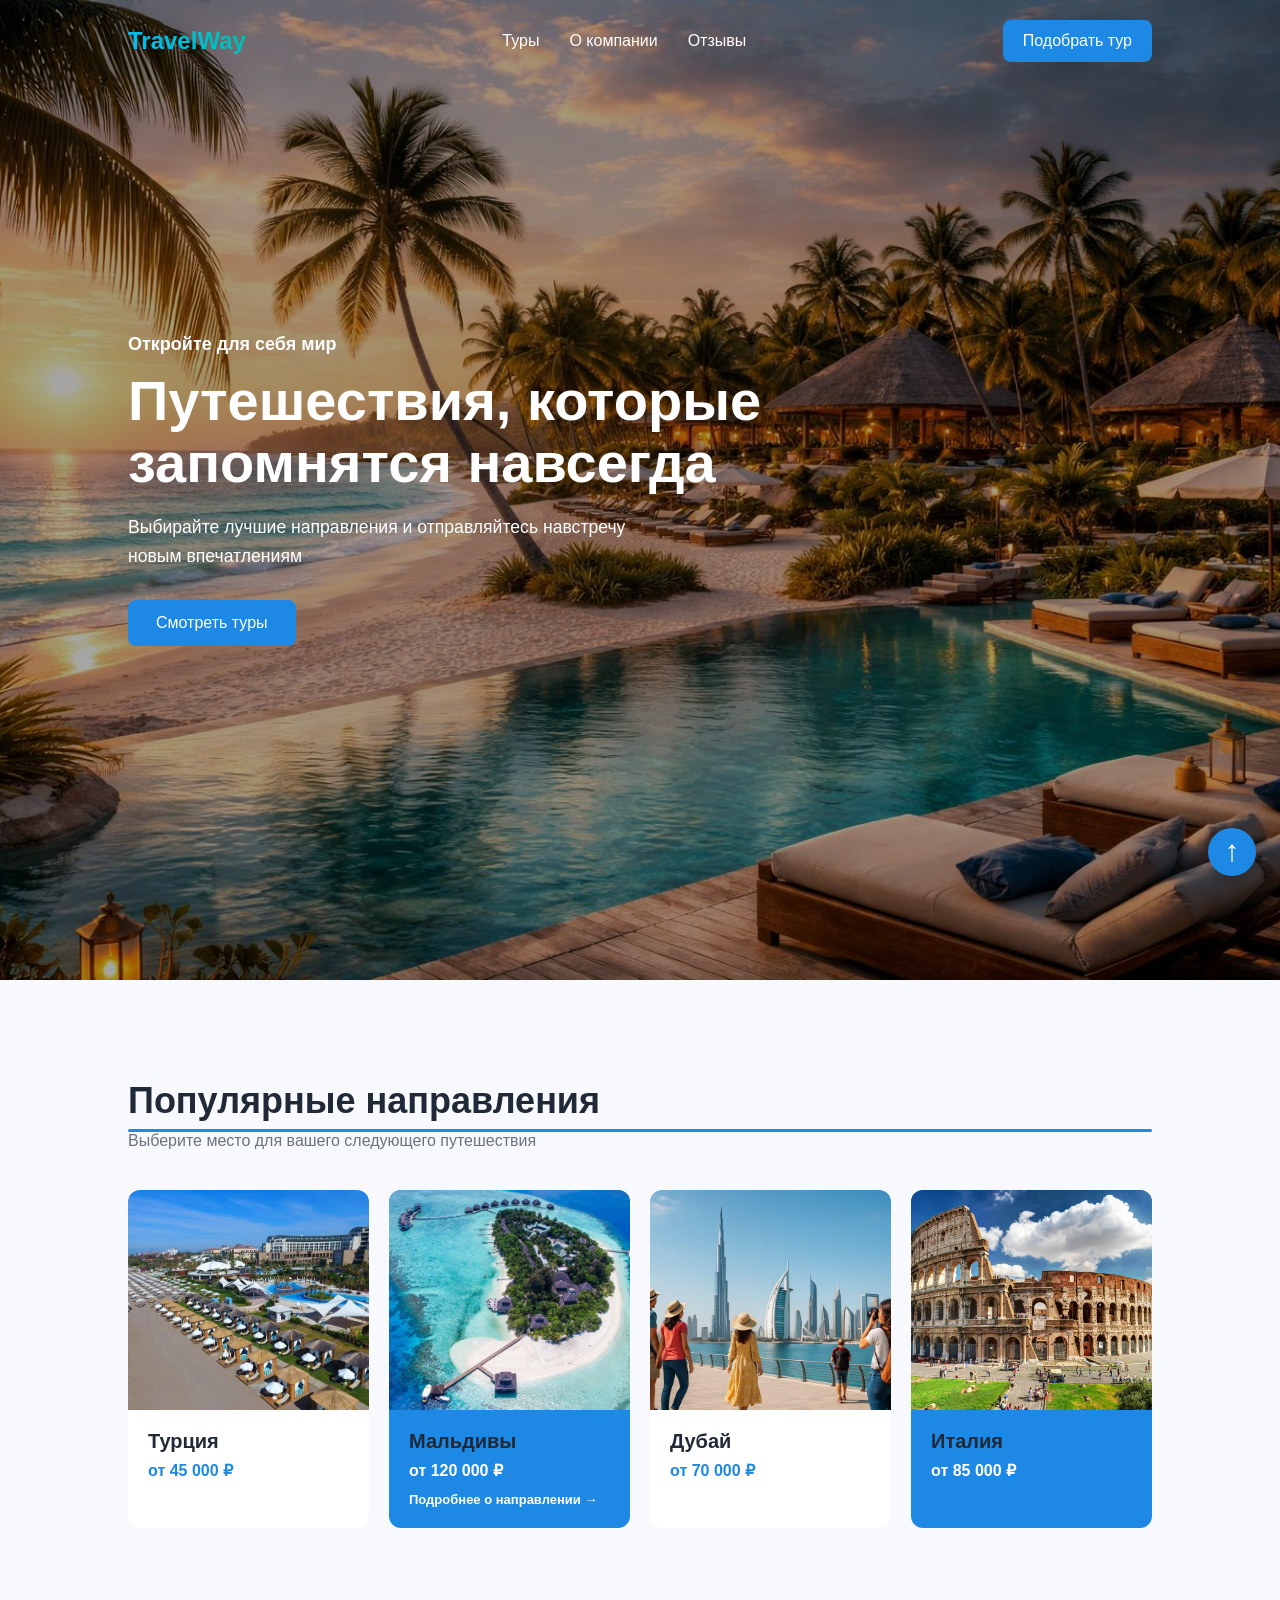
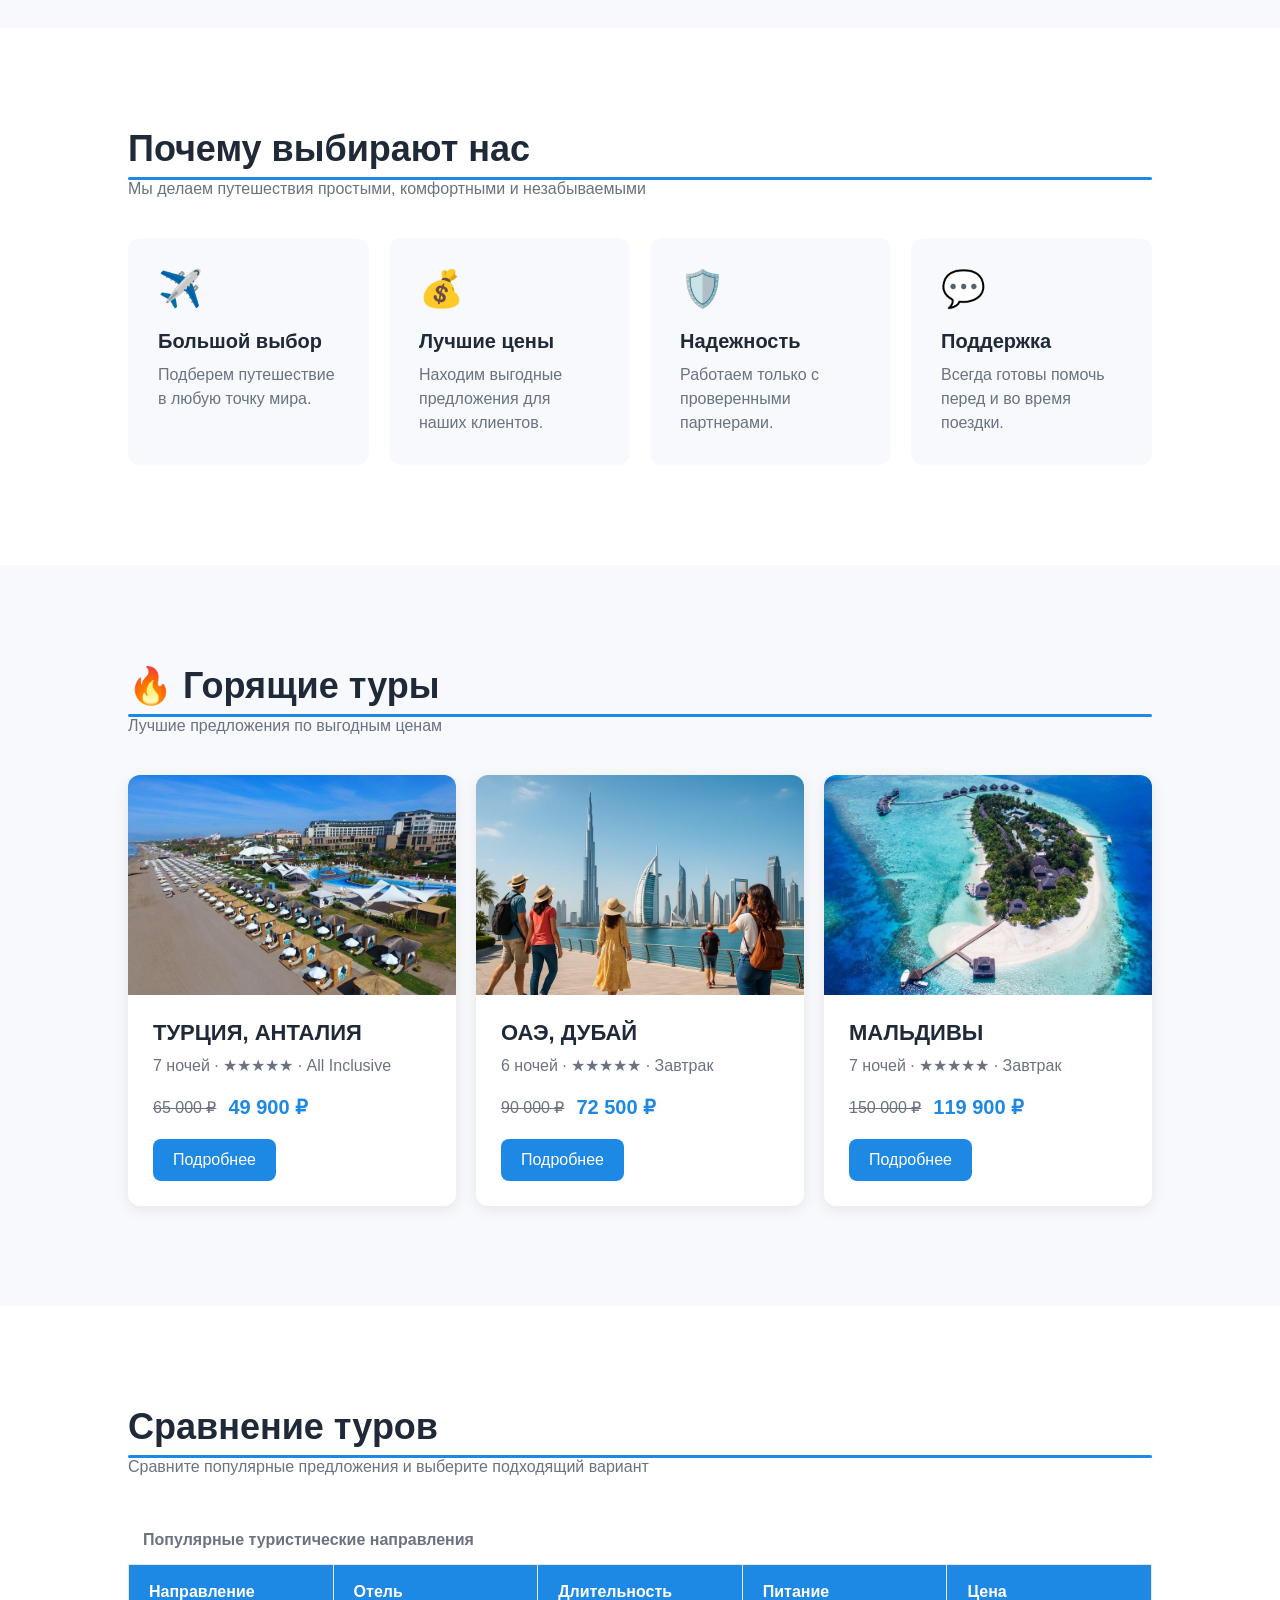
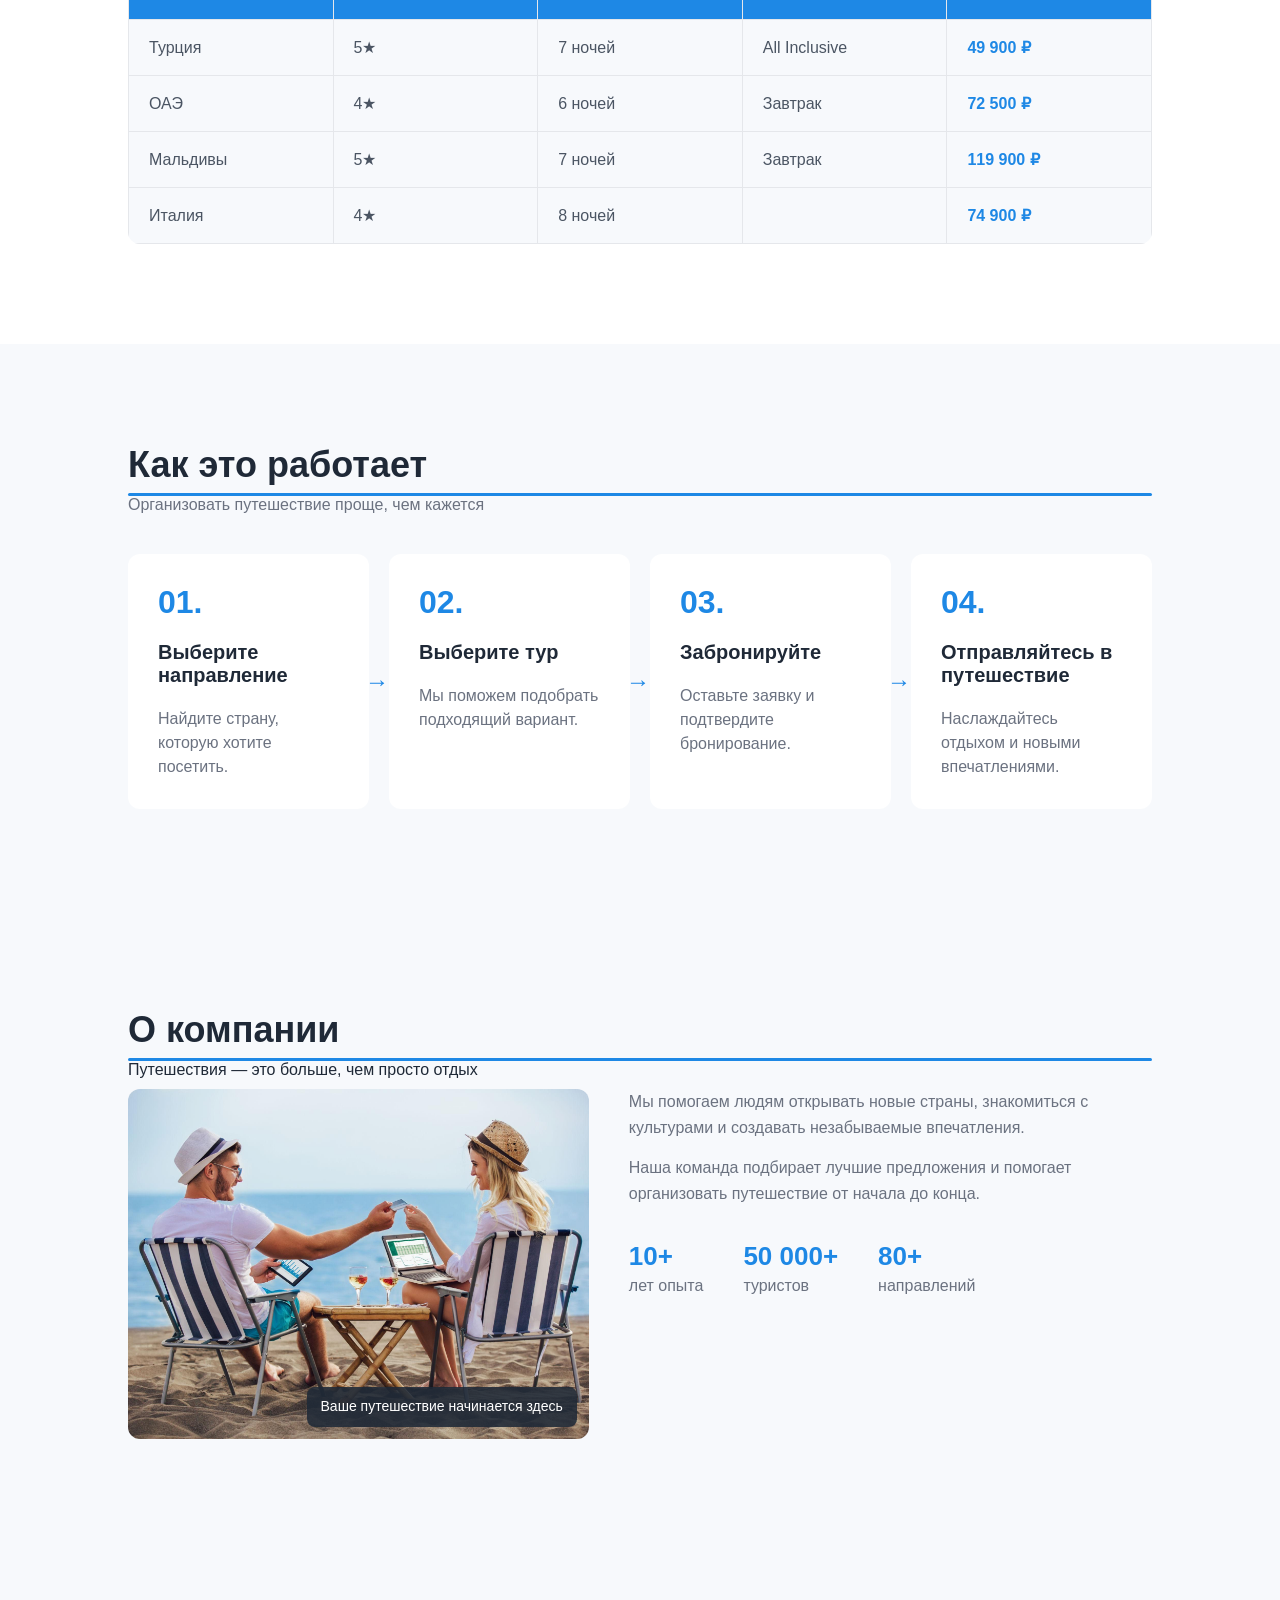
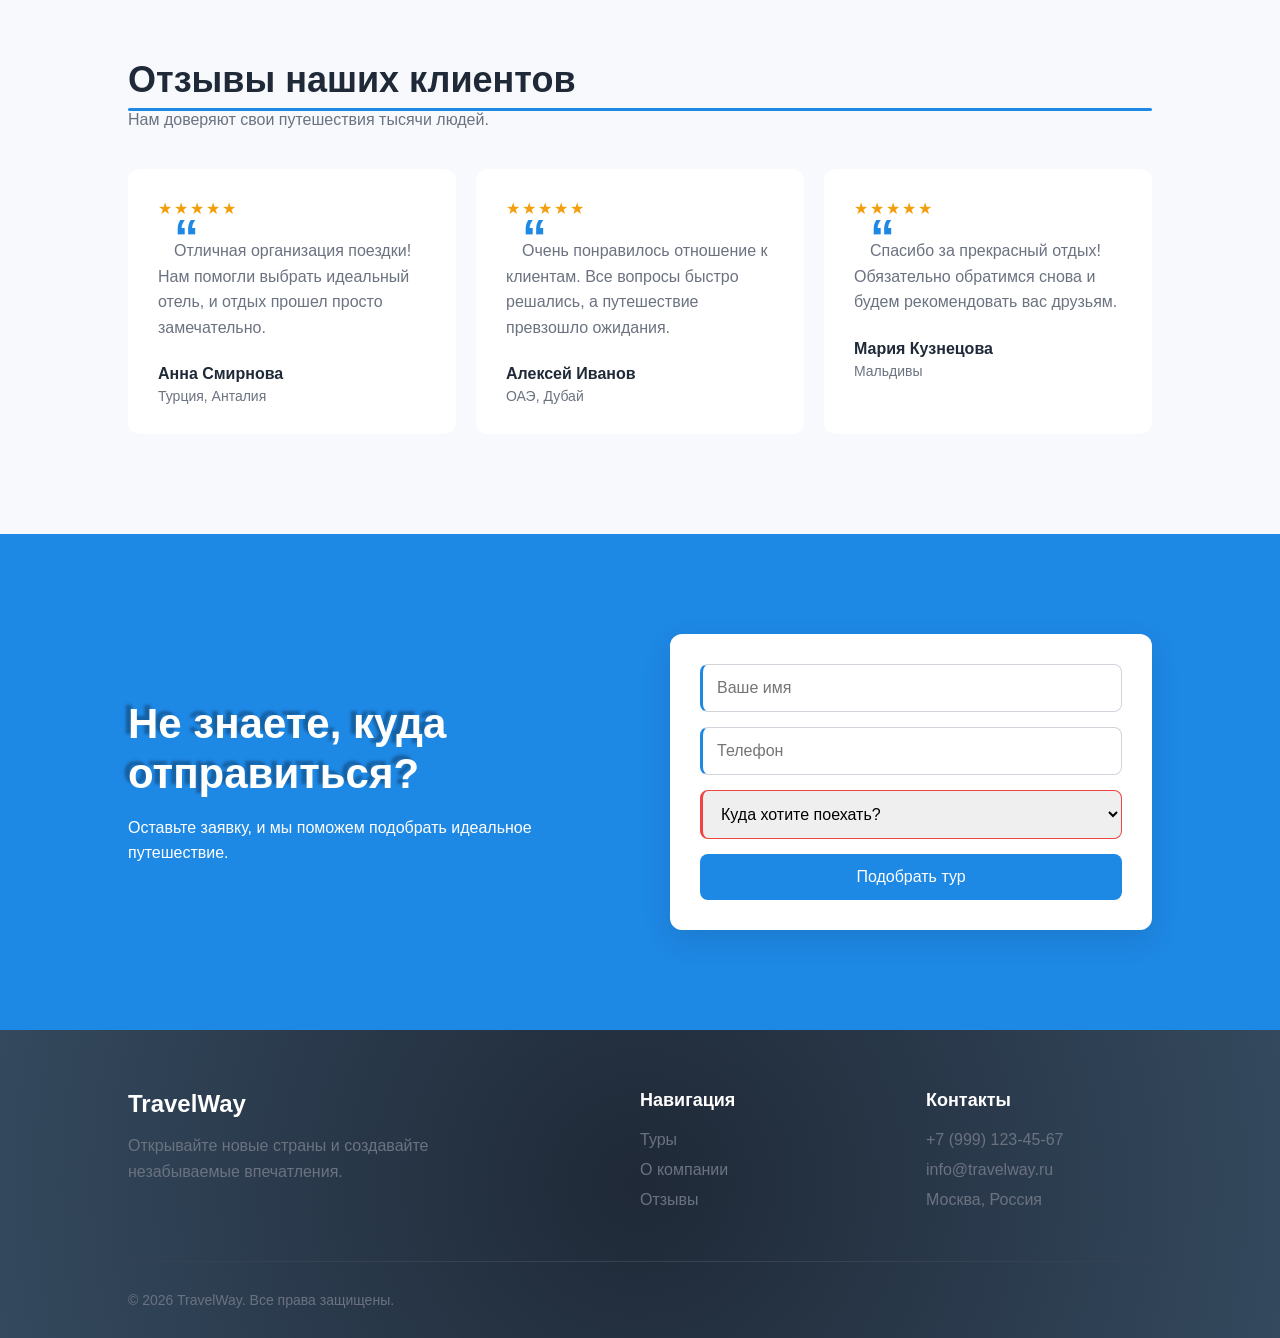
<file: index.html>
<!doctype html>
<html lang="ru">
    <head>
        <meta charset="UTF-8" />
        <meta name="viewport" content="width=device-width, initial-scale=1.0" />
        <link rel="stylesheet" href="css/global.css" />
        <link rel="stylesheet" href="css/theme.css" />
        <link rel="stylesheet" href="css/header_styles.css" />
        <link rel="stylesheet" href="css/hero_styles.css" />
        <link rel="stylesheet" href="css/destinations_styles.css" />
        <link rel="stylesheet" href="css/advantages_styles.css" />
        <link rel="stylesheet" href="css/hot-tours_styles.css" />
        <link rel="stylesheet" href="css/tour-table_styles.css" />
        <link rel="stylesheet" href="css/how-it-work_styles.css" />
        <link rel="stylesheet" href="css/about_styles.css" />
        <link rel="stylesheet" href="css/reviews_styles.css" />
        <link rel="stylesheet" href="css/app_styles.css" />
        <link rel="stylesheet" href="css/footer_styles.css" />
        <link rel="stylesheet" href="css/layout_styles.css" />
        <link rel="stylesheet" href="css/animations.css" />
        <title>Travel Way</title>
    </head>
    <body>
        <header class="header">
            <div class="header__container">
                <a href="index.html" class="header__logo"> TravelWay </a>

                <nav class="header__nav">
                    <a href="#tours" class="header__link">Туры</a>
                    <a href="#about" class="header__link">О компании</a>
                    <a href="#reviews" class="header__link">Отзывы</a>
                </nav>

                <a href="#application" class="header__button"> Подобрать тур </a>
            </div>
        </header>

        <section class="hero">
            <div class="hero__content">
                <p class="hero__subtitle">Откройте для себя мир</p>

                <h1 class="hero__title">Путешествия, которые запомнятся навсегда</h1>

                <p class="hero__description">
                    Выбирайте лучшие направления и отправляйтесь навстречу новым впечатлениям
                </p>

                <a href="#tours" class="hero__button"> Смотреть туры </a>
            </div>
        </section>

        <section class="destinations" id="destinations">
            <div class="destinations__container">
                <h2 class="destinations__title">Популярные направления</h2>

                <p class="destinations__description">Выберите место для вашего следующего путешествия</p>

                <div class="destinations__list">
                    <article class="destination-card">
                        <img class="destination-card__image" src="images/turkey.jpg" alt="Турция" />

                        <div class="destination-card__content">
                            <h3 class="destination-card__title">Турция</h3>
                            <p class="destination-card__price">от 45 000 ₽</p>
                        </div>
                    </article>

                    <a class="destination-card destination-card--link" href="grid.html" aria-label="Подробнее о направлении Мальдивы">
                        <img class="destination-card__image" src="images/maldives.jpg" alt="Мальдивы" />

                        <div class="destination-card__content">
                            <h3 class="destination-card__title">Мальдивы</h3>
                            <p class="destination-card__price">от 120 000 ₽</p>
                            <span class="destination-card__more">Подробнее о направлении →</span>
                        </div>
                    </a>

                    <article class="destination-card">
                        <img class="destination-card__image" src="images/dubai.jpg" alt="Дубай" />

                        <div class="destination-card__content">
                            <h3 class="destination-card__title">Дубай</h3>
                            <p class="destination-card__price">от 70 000 ₽</p>
                        </div>
                    </article>

                    <article class="destination-card">
                        <img class="destination-card__image" src="images/italy.jpg" alt="Италия" />

                        <div class="destination-card__content">
                            <h3 class="destination-card__title">Италия</h3>
                            <p class="destination-card__price">от 85 000 ₽</p>
                        </div>
                    </article>
                </div>
            </div>
        </section>

        <section class="advantages">
            <div class="advantages__container">
                <h2 class="advantages__title">Почему выбирают нас</h2>

                <p class="advantages__description">Мы делаем путешествия простыми, комфортными и незабываемыми</p>

                <div class="advantages__list">
                    <article class="advantage-card">
                        <div class="advantage-card__icon">✈️</div>
                        <h3 class="advantage-card__title">Большой выбор</h3>
                        <p class="advantage-card__description">Подберем путешествие в любую точку мира.</p>
                    </article>

                    <article class="advantage-card">
                        <div class="advantage-card__icon">💰</div>
                        <h3 class="advantage-card__title">Лучшие цены</h3>
                        <p class="advantage-card__description">Находим выгодные предложения для наших клиентов.</p>
                    </article>

                    <article class="advantage-card">
                        <div class="advantage-card__icon">🛡️</div>
                        <h3 class="advantage-card__title">Надежность</h3>
                        <p class="advantage-card__description">Работаем только с проверенными партнерами.</p>
                    </article>

                    <article class="advantage-card">
                        <div class="advantage-card__icon">💬</div>
                        <h3 class="advantage-card__title">Поддержка</h3>
                        <p class="advantage-card__description">Всегда готовы помочь перед и во время поездки.</p>
                    </article>
                </div>
            </div>
        </section>

        <section class="hot-tours" id="tours">
            <div class="hot-tours__container">
                <h2 class="hot-tours__title">🔥 Горящие туры</h2>

                <p class="hot-tours__description">Лучшие предложения по выгодным ценам</p>

                <div class="hot-tours__list">
                    <article class="tour-card">
                        <img class="tour-card__image" src="images/turkey.jpg" alt="Турция, Анталия" />

                        <div class="tour-card__content">
                            <h3 class="tour-card__title">Турция, Анталия</h3>

                            <p class="tour-card__info">7 ночей · ★★★★★ · All Inclusive</p>

                            <div class="tour-card__prices">
                                <span class="tour-card__old-price"> 65 000 ₽ </span>

                                <span class="tour-card__price"> 49 900 ₽ </span>
                            </div>

                            <a href="#" class="tour-card__button"> Подробнее </a>
                        </div>
                    </article>

                    <article class="tour-card">
                        <img class="tour-card__image" src="images/dubai.jpg" alt="Дубай" />

                        <div class="tour-card__content">
                            <h3 class="tour-card__title">ОАЭ, Дубай</h3>

                            <p class="tour-card__info">6 ночей · ★★★★★ · Завтрак</p>

                            <div class="tour-card__prices">
                                <span class="tour-card__old-price"> 90 000 ₽ </span>

                                <span class="tour-card__price"> 72 500 ₽ </span>
                            </div>

                            <a href="#" class="tour-card__button"> Подробнее </a>
                        </div>
                    </article>

                    <article class="tour-card">
                        <img class="tour-card__image" src="images/maldives.jpg" alt="Мальдивы" />

                        <div class="tour-card__content">
                            <h3 class="tour-card__title">Мальдивы</h3>

                            <p class="tour-card__info">7 ночей · ★★★★★ · Завтрак</p>

                            <div class="tour-card__prices">
                                <span class="tour-card__old-price"> 150 000 ₽ </span>

                                <span class="tour-card__price"> 119 900 ₽ </span>
                            </div>

                            <a href="#" class="tour-card__button"> Подробнее </a>
                        </div>
                    </article>
                </div>
            </div>
        </section>

        <section class="tour-table">
            <div class="tour-table__container">
                <h2 class="tour-table__title">Сравнение туров</h2>

                <p class="tour-table__description">Сравните популярные предложения и выберите подходящий вариант</p>

                <div class="tour-table__wrapper">
                    <table class="tour-table__table">
                        <caption class="tour-table__caption">
                            Популярные туристические направления
                        </caption>

                        <thead>
                            <tr>
                                <th>Направление</th>
                                <th>Отель</th>
                                <th>Длительность</th>
                                <th>Питание</th>
                                <th>Цена</th>
                            </tr>
                        </thead>

                        <tbody>
                            <tr>
                                <td>Турция</td>
                                <td>5★</td>
                                <td>7 ночей</td>
                                <td>All Inclusive</td>
                                <td>49 900 ₽</td>
                            </tr>

                            <tr>
                                <td>ОАЭ</td>
                                <td>4★</td>
                                <td>6 ночей</td>
                                <td>Завтрак</td>
                                <td>72 500 ₽</td>
                            </tr>

                            <tr>
                                <td>Мальдивы</td>
                                <td>5★</td>
                                <td>7 ночей</td>
                                <td>Завтрак</td>
                                <td>119 900 ₽</td>
                            </tr>

                            <tr>
                                <td>Италия</td>
                                <td>4★</td>
                                <td>8 ночей</td>
                                <td></td>
                                <td>74 900 ₽</td>
                            </tr>
                        </tbody>
                    </table>
                </div>
            </div>
        </section>

        <section class="how-it-works">
            <div class="how-it-works__container">
                <h2 class="how-it-works__title">Как это работает</h2>

                <p class="how-it-works__description">Организовать путешествие проще, чем кажется</p>

                <ol class="how-it-works__list">
                    <li class="step-card">
                        <h3 class="step-card__title">Выберите направление</h3>
                        <p class="step-card__description">Найдите страну, которую хотите посетить.</p>
                    </li>

                    <li class="step-card">
                        <h3 class="step-card__title">Выберите тур</h3>
                        <p class="step-card__description">Мы поможем подобрать подходящий вариант.</p>
                    </li>

                    <li class="step-card">
                        <h3 class="step-card__title">Забронируйте</h3>
                        <p class="step-card__description">Оставьте заявку и подтвердите бронирование.</p>
                    </li>

                    <li class="step-card">
                        <h3 class="step-card__title">Отправляйтесь в путешествие</h3>
                        <p class="step-card__description">Наслаждайтесь отдыхом и новыми впечатлениями.</p>
                    </li>
                </ol>
            </div>
        </section>

        <section class="about" id="about">
            <div class="about__container">
                <div class="about__content">
                    
                    <h2 class="about__title">О компании</h2>

                    <p class="about__subtitle">Путешествия — это больше, чем просто отдых</p>
                    
                    <div class="about__image-wrapper">
                        <img class="about__image" src="images/img3.jpg" alt="Путешественники" />
                        <span class="about__image-label">Ваше путешествие начинается здесь</span>
                    </div>

                    <p class="about__description">
                        Мы помогаем людям открывать новые страны, знакомиться с культурами и создавать незабываемые впечатления.
                    </p>

                    <p class="about__description">
                        Наша команда подбирает лучшие предложения и помогает организовать путешествие от начала до конца.
                    </p>

                    <div class="about__statistics">
                        <div class="statistic">
                            <span class="statistic__number">10+</span>
                            <span class="statistic__text">лет опыта</span>
                        </div>

                        <div class="statistic">
                            <span class="statistic__number">50 000+</span>
                            <span class="statistic__text">туристов</span>
                        </div>

                        <div class="statistic">
                            <span class="statistic__number">80+</span>
                            <span class="statistic__text">направлений</span>
                        </div>
                    </div>
                </div>
            </div>
        </section>

        <section class="reviews" id="reviews">
            <div class="reviews__container">
                <h2 class="reviews__title">Отзывы наших клиентов</h2>

                <p class="reviews__description">Нам доверяют свои путешествия тысячи людей.</p>

                <div class="reviews__list">
                    <article class="review-card">
                        <div class="review-card__rating">★★★★★</div>

                        <p class="review-card__text">
                            Отличная организация поездки! Нам помогли выбрать идеальный отель, и отдых прошел просто
                            замечательно.
                        </p>

                        <div class="review-card__author">
                            <span class="review-card__name"> Анна Смирнова </span>

                            <span class="review-card__location"> Турция, Анталия </span>
                        </div>
                    </article>

                    <article class="review-card">
                        <div class="review-card__rating">★★★★★</div>

                        <p class="review-card__text">
                            Очень понравилось отношение к клиентам. Все вопросы быстро решались, а путешествие превзошло
                            ожидания.
                        </p>

                        <div class="review-card__author">
                            <span class="review-card__name"> Алексей Иванов </span>

                            <span class="review-card__location"> ОАЭ, Дубай </span>
                        </div>
                    </article>

                    <article class="review-card">
                        <div class="review-card__rating">★★★★★</div>

                        <p class="review-card__text">
                            Спасибо за прекрасный отдых! Обязательно обратимся снова и будем рекомендовать вас друзьям.
                        </p>

                        <div class="review-card__author">
                            <span class="review-card__name"> Мария Кузнецова </span>

                            <span class="review-card__location"> Мальдивы </span>
                        </div>
                    </article>
                </div>
            </div>
        </section>

        <section class="application" id="application">
            <div class="application__container">
                <div class="application__content">
                    <h2 class="application__title">Не знаете, куда отправиться?</h2>

                    <p class="application__description">
                        Оставьте заявку, и мы поможем подобрать идеальное путешествие.
                    </p>
                </div>

                <form class="application__form">
                    <input class="application__input" type="text" placeholder="Ваше имя" required />

                    <input class="application__input" type="tel" placeholder="Телефон" required />

                    <select class="application__select" required>
                        <option value="" selected disabled>Куда хотите поехать?</option>

                        <option value="turkey">Турция</option>
                        <option value="uae">ОАЭ</option>
                        <option value="maldives">Мальдивы</option>
                        <option value="italy">Италия</option>
                    </select>

                    <button class="application__button" type="submit">Подобрать тур</button>
                </form>
            </div>
        </section>

        <footer class="footer">
            <div class="footer__container">
                <div class="footer__main">
                    <div class="footer__brand">
                        <a href="#" class="footer__logo"> TravelWay </a>

                        <p class="footer__description">
                            Открывайте новые страны и создавайте незабываемые впечатления.
                        </p>
                    </div>

                    <div class="footer__column">
                        <h3 class="footer__title">Навигация</h3>

                        <ul class="footer__list">
                            <li class="footer__item">
                                <a href="#tours" class="footer__link">Туры</a>
                            </li>

                            <li class="footer__item">
                                <a href="#about" class="footer__link">О компании</a>
                            </li>

                            <li class="footer__item">
                                <a href="#reviews" class="footer__link">Отзывы</a>
                            </li>
                        </ul>
                    </div>

                    <div class="footer__column">
                        <h3 class="footer__title">Контакты</h3>

                        <ul class="footer__list">
                            <li class="footer__item">
                                <a href="tel:+79991234567" class="footer__link"> +7 (999) 123-45-67 </a>
                            </li>

                            <li class="footer__item">
                                <a href="mailto:info@travelway.ru" class="footer__link"> info@travelway.ru </a>
                            </li>

                            <li class="footer__item">Москва, Россия</li>
                        </ul>
                    </div>
                </div>

                <div class="footer__bottom">
                    <p class="footer__copyright">© 2026 TravelWay. Все права защищены.</p>
                </div>
            </div>
        </footer>

        <a class="back-to-top" href="#" aria-label="Вернуться в начало страницы" title="Наверх">↑</a>
    </body>
</html>
</file>
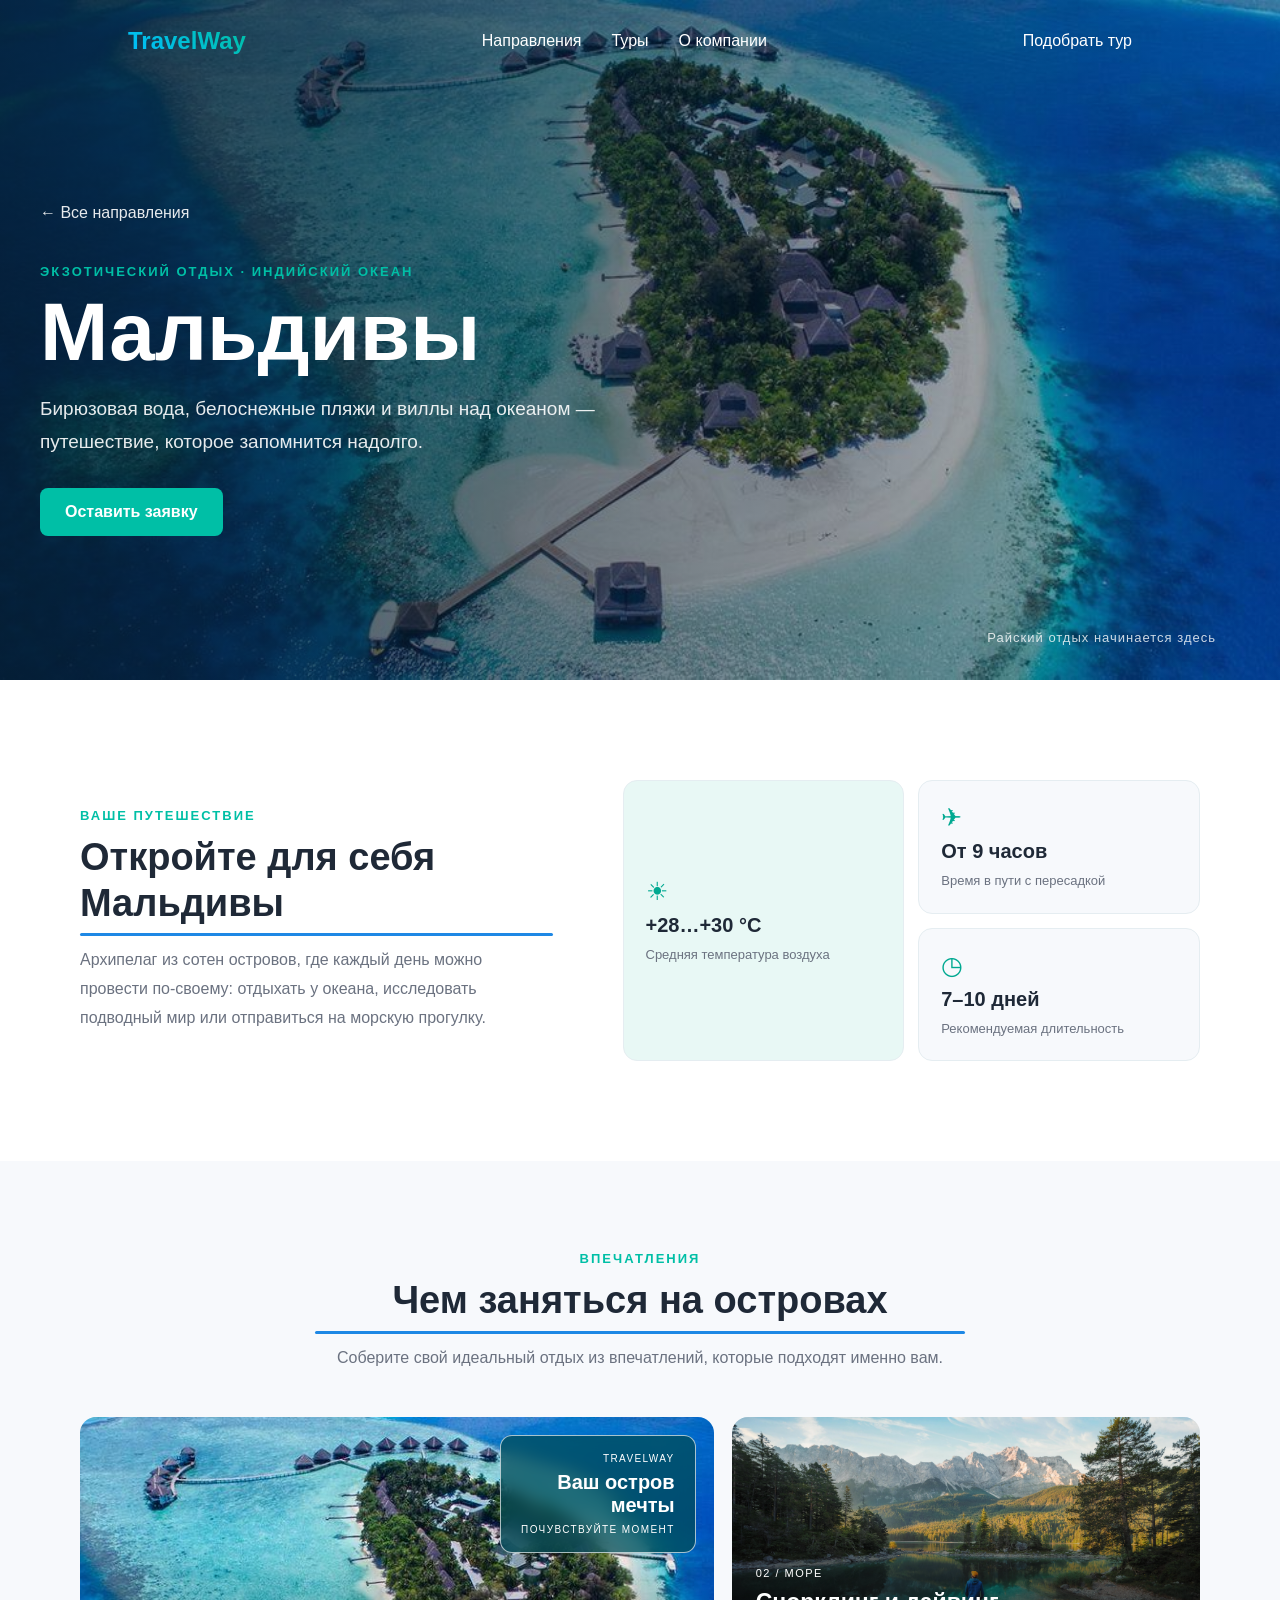
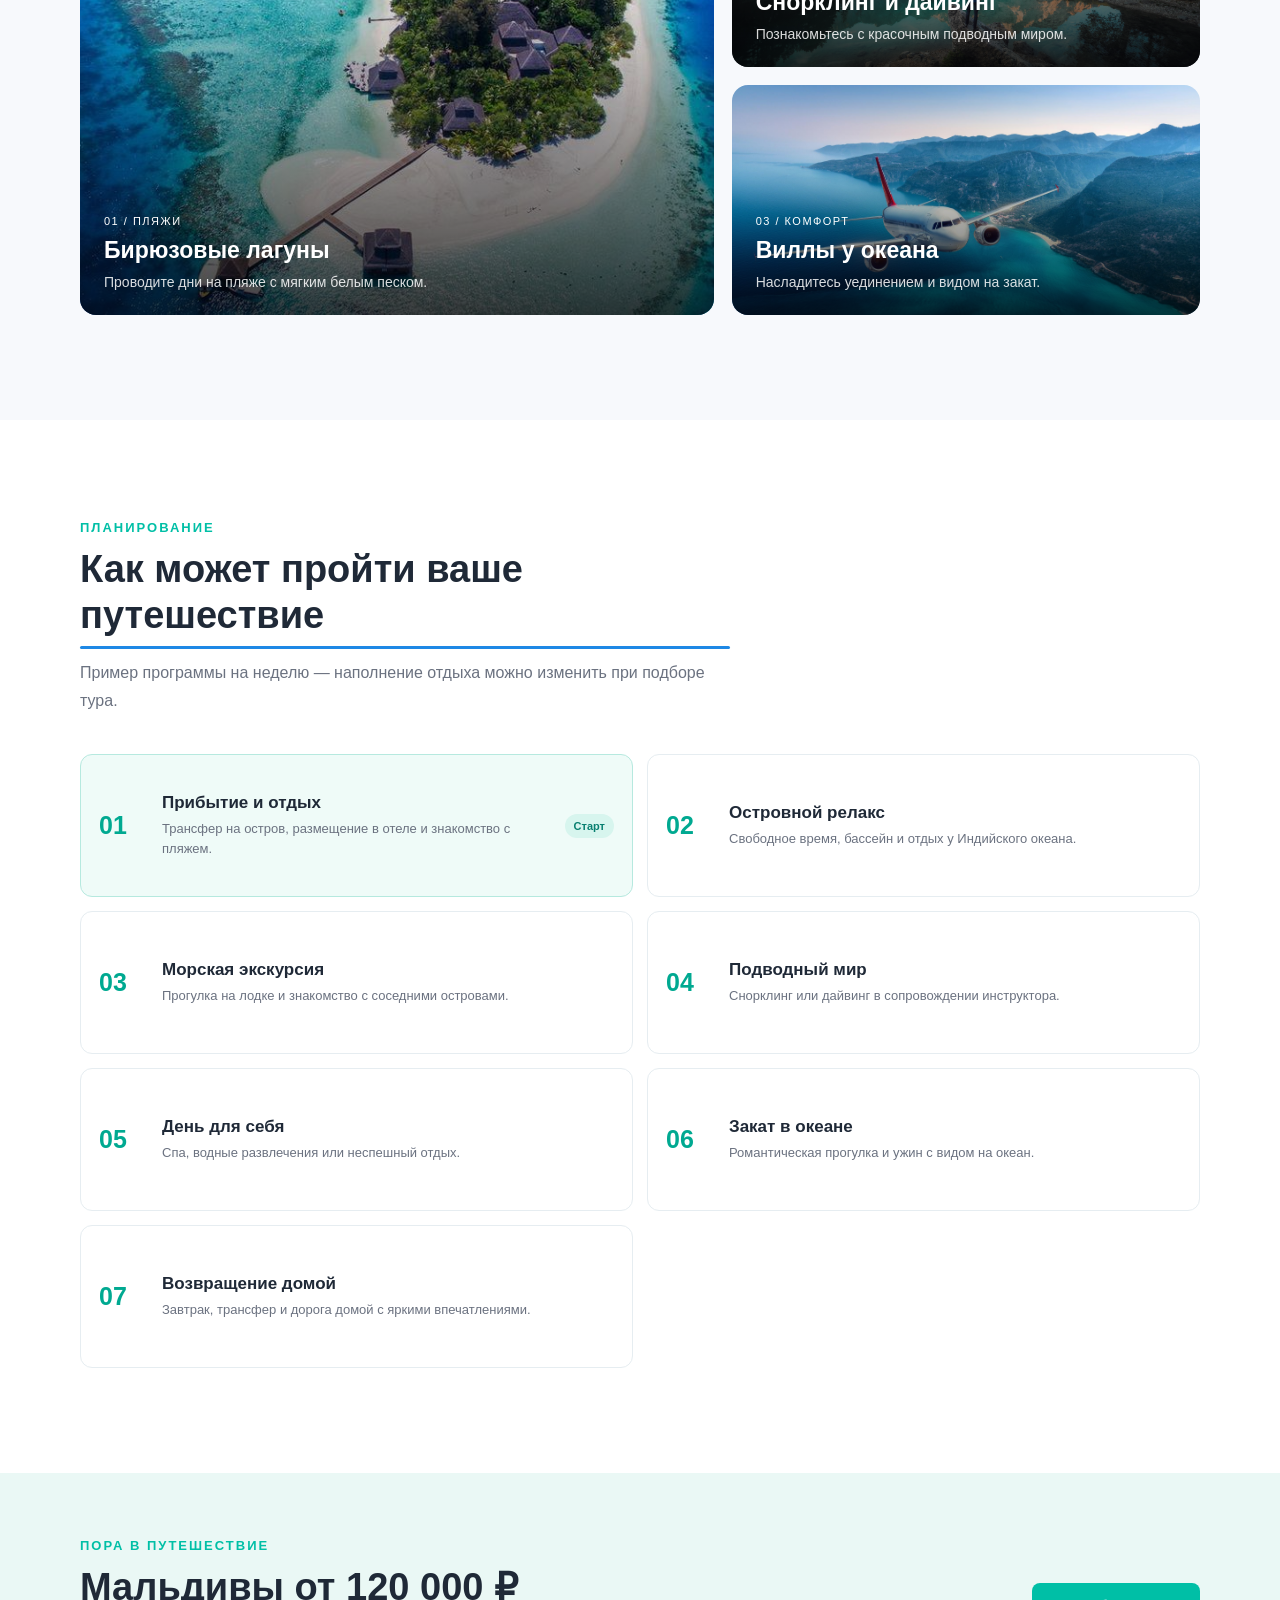
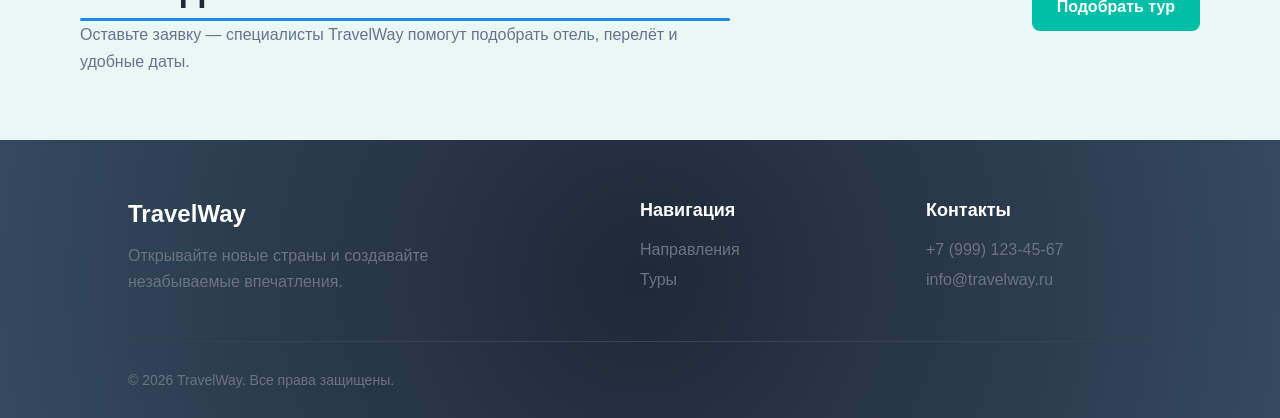
<file: grid.html>
<!doctype html>
<html lang="ru">
<head>
    <meta charset="UTF-8" />
    <meta name="viewport" content="width=device-width, initial-scale=1.0" />
    <link rel="stylesheet" href="css/global.css" />
    <link rel="stylesheet" href="css/theme.css" />
    <link rel="stylesheet" href="css/header_styles.css" />
    <link rel="stylesheet" href="css/footer_styles.css" />
    <link rel="stylesheet" href="css/grid_styles.css" />
    <title>Мальдивы — TravelWay</title>
</head>
<body class="destination-page">
    <header class="header destination-header">
        <div class="header__container">
            <a href="index.html" class="header__logo">TravelWay</a>
            <nav class="header__nav">
                <a href="index.html#destinations" class="header__link">Направления</a>
                <a href="index.html#tours" class="header__link">Туры</a>
                <a href="index.html#about" class="header__link">О компании</a>
            </nav>
            <a href="index.html#application" class="header__button">Подобрать тур</a>
        </div>
    </header>

    <main>
        <section class="destination-hero">
            <div class="destination-hero__shade"></div>
            <div class="destination-hero__content">
                <a class="destination-hero__back" href="index.html#destinations">← Все направления</a>
                <p class="destination-hero__eyebrow">Экзотический отдых · Индийский океан</p>
                <h1>Мальдивы</h1>
                <p class="destination-hero__lead">Бирюзовая вода, белоснежные пляжи и виллы над океаном — путешествие, которое запомнится надолго.</p>
                <a class="destination-hero__button" href="index.html#application">Оставить заявку</a>
            </div>
            <span class="destination-hero__label">Райский отдых начинается здесь</span>
        </section>

        <section class="destination-intro section-shell">
            <div class="section-heading">
                <p class="section-kicker">Ваше путешествие</p>
                <h2>Откройте для себя Мальдивы</h2>
                <p>Архипелаг из сотен островов, где каждый день можно провести по-своему: отдыхать у океана, исследовать подводный мир или отправиться на морскую прогулку.</p>
            </div>
            <div class="intro-facts">
                <article class="fact-card fact-card--large"><span class="fact-card__icon">☀</span><strong>+28…+30 °C</strong><span>Средняя температура воздуха</span></article>
                <article class="fact-card"><span class="fact-card__icon">✈</span><strong>От 9 часов</strong><span>Время в пути с пересадкой</span></article>
                <article class="fact-card"><span class="fact-card__icon">◷</span><strong>7–10 дней</strong><span>Рекомендуемая длительность</span></article>
            </div>
        </section>

        <section class="experiences-section">
            <div class="section-shell">
                <div class="section-heading section-heading--center">
                    <p class="section-kicker">Впечатления</p>
                    <h2>Чем заняться на островах</h2>
                    <p>Соберите свой идеальный отдых из впечатлений, которые подходят именно вам.</p>
                </div>
                <div class="experience-grid">
                    <article class="experience-card experience-card--lagoon">
                        <img src="images/maldives.jpg" alt="Бирюзовая лагуна и пляж на Мальдивах" />
                        <div class="experience-card__caption"><span>01 / Пляжи</span><h3>Бирюзовые лагуны</h3><p>Проводите дни на пляже с мягким белым песком.</p></div>
                    </article>
                    <article class="experience-card experience-card--diving">
                        <img src="images/img5.jpg" alt="Подводный мир и морская жизнь" />
                        <div class="experience-card__caption"><span>02 / Море</span><h3>Снорклинг и дайвинг</h3><p>Познакомьтесь с красочным подводным миром.</p></div>
                    </article>
                    <article class="experience-card experience-card--villas">
                        <img src="images/img6.jpg" alt="Тропический курорт среди пальм" />
                        <div class="experience-card__caption"><span>03 / Комфорт</span><h3>Виллы у океана</h3><p>Насладитесь уединением и видом на закат.</p></div>
                    </article>
                    <article class="experience-card experience-card--cruise">
                        <img src="images/img7.jpg" alt="Морская прогулка по островам" />
                        <div class="experience-card__caption"><span>04 / Приключения</span><h3>Морские прогулки</h3><p>Откройте соседние острова и живописные бухты.</p></div>
                    </article>
                    <div class="experience-stamp"><span>TravelWay</span><strong>Ваш остров<br />мечты</strong><small>Почувствуйте момент</small></div>
                </div>
            </div>
        </section>

        <section class="trip-section section-shell">
            <div class="section-heading">
                <p class="section-kicker">Планирование</p>
                <h2>Как может пройти ваше путешествие</h2>
                <p>Пример программы на неделю — наполнение отдыха можно изменить при подборе тура.</p>
            </div>
            <div class="trip-grid">
                <article class="trip-day trip-day--highlight"><span class="trip-day__number">01</span><div><h3>Прибытие и отдых</h3><p>Трансфер на остров, размещение в отеле и знакомство с пляжем.</p></div><span class="trip-day__tag">Старт</span></article>
                <article class="trip-day"><span class="trip-day__number">02</span><div><h3>Островной релакс</h3><p>Свободное время, бассейн и отдых у Индийского океана.</p></div></article>
                <article class="trip-day"><span class="trip-day__number">03</span><div><h3>Морская экскурсия</h3><p>Прогулка на лодке и знакомство с соседними островами.</p></div></article>
                <article class="trip-day"><span class="trip-day__number">04</span><div><h3>Подводный мир</h3><p>Снорклинг или дайвинг в сопровождении инструктора.</p></div></article>
                <article class="trip-day"><span class="trip-day__number">05</span><div><h3>День для себя</h3><p>Спа, водные развлечения или неспешный отдых.</p></div></article>
                <article class="trip-day"><span class="trip-day__number">06</span><div><h3>Закат в океане</h3><p>Романтическая прогулка и ужин с видом на океан.</p></div></article>
                <article class="trip-day"><span class="trip-day__number">07</span><div><h3>Возвращение домой</h3><p>Завтрак, трансфер и дорога домой с яркими впечатлениями.</p></div></article>
            </div>
        </section>

        <section class="offer-section">
            <div class="offer-section__inner">
                <div><p class="section-kicker">Пора в путешествие</p><h2>Мальдивы от 120 000 ₽</h2><p>Оставьте заявку — специалисты TravelWay помогут подобрать отель, перелёт и удобные даты.</p></div>
                <a href="index.html#application" class="destination-hero__button">Подобрать тур</a>
            </div>
        </section>
    </main>

    <footer class="footer">
        <div class="footer__container">
            <div class="footer__main">
                <div class="footer__brand"><a href="index.html" class="footer__logo">TravelWay</a><p class="footer__description">Открывайте новые страны и создавайте незабываемые впечатления.</p></div>
                <div class="footer__column"><h3 class="footer__title">Навигация</h3><ul class="footer__list"><li class="footer__item"><a href="index.html#destinations" class="footer__link">Направления</a></li><li class="footer__item"><a href="index.html#tours" class="footer__link">Туры</a></li></ul></div>
                <div class="footer__column"><h3 class="footer__title">Контакты</h3><ul class="footer__list"><li class="footer__item"><a href="tel:+79991234567" class="footer__link">+7 (999) 123-45-67</a></li><li class="footer__item"><a href="mailto:info@travelway.ru" class="footer__link">info@travelway.ru</a></li></ul></div>
            </div>
            <div class="footer__bottom"><p class="footer__copyright">© 2026 TravelWay. Все права защищены.</p></div>
        </div>
    </footer>
</body>
</html>
</file>
<file: css/global.css>
* {
    margin: 0;
    padding: 0;
}

@font-face {
    font-family: 'Inter';
    src: url('https://fonts.googleapis.com/css2?family=Inter:ital,wght@0,400;0,600;0,700;1,400&display=swap');
}





body {
    font-family: Arial, sans-serif;
    font-size: 16px;
    color: var(--textColor);
}





git
ul {
  list-style-type: none;
  margin: 0;
  padding: 0;
}

a {
    text-decoration: none;
}

h1,
h2,
h3 {
    margin-top: 0;
    font-family: "Inter", sans-serif;
    font-style: normal;
}

h2 {
    position: relative;
    font-weight: 700;
}

h2::after {
    content: "";
    position: absolute;
    bottom: -10px;
    left: 0;

    width: 100%;
    height: 3px;

    background-color: var(--primaryColor);
    border-radius: 2px;
}
</file>
<file: css/theme.css>
:root {
    --primaryColor: #1E88E5;
    --hoverColor: #1976d2;
    --accentColor: #00BFA6;
    --bgColor: #F7F9FC;
    --textColor: #1F2937;
    --subTitleColor: #6b7280;

    --mediaLarge: "(max-width: 1019px)";
    --mediaMedium: "(max-width: 769px)";
    --mediaSmall: "(max-width: 426px)";
}
</file>
<file: css/header_styles.css>
.header {
    position: absolute;
    top: 0;
    left: 0;
    width: 100%;
    padding: 20px 10%;
    box-sizing: border-box;
    z-index: 10;

    .header__container {
        display: flex;
        align-items: center;
        justify-content: space-between;
        max-width: 1200px;
        margin: 0 auto;
    }
}

.header__logo {
    color: #ffffff;
    font-size: 24px;
    font-weight: 700;
    text-decoration: none;
    background: linear-gradient(45deg, #00bfff, var(--accentColor));
    -webkit-background-clip: text;
    -webkit-text-fill-color: transparent;
}

.header__nav {
    display: flex;
    gap: 30px;
    ~a {
        color: #ffffff;
    }
}

.header__link {
    color: #ffffff;
}

.header__link:hover {
    opacity: 0.8;
}

.header__link[href^="#"]::after {
    content: "";

    position: absolute;
    bottom: -5px;
    left: 0;

    width: 0;
    height: 2px;

    background-color: #ffffff;
    transition: width 0.2s;
}

.header__link[href^="#"]:hover::after {
    width: 100%;
}

.header__button {
    padding: 12px 20px;
    border-radius: 8px;
    color: #ffffff;
    text-decoration: none;
}

@media (max-width: 700px) {
    .header__nav {
        display: none;
    }
}

@media (max-width: 500px) {
    .header {
        padding: 20px;
    }

    .header__button {
        padding: 10px 15px;
        font-size: 14px;
    }

}
</file>
<file: css/hero_styles.css>
.hero {
    min-height: 100vh;
    display: flex;
    align-items: center;
    padding: 40px 10%;
    background:
        linear-gradient(rgba(0, 0, 0, 0.35), rgba(0, 0, 0, 0.35)),
        url("../images/img1.jpg") center / cover;
}

.hero__content {
    max-width: 650px;
    color: #ffffff;
}

.hero__subtitle {
    font-family: "Inter", sans-serif;
    font-size: large;
    font-weight: 600;
    font-style: normal;
    margin-bottom: 15px;
}

.hero__title {
    font-family: "Inter", sans-serif;
    font-size: 56px;
    font-weight: 700;
    font-style: normal;
    line-height: 1.1;
    margin-bottom: 20px;
}

.hero__description {
    font-family: Arial, sans-serif;
    font-size: 110%;
    font-weight: 400;
    font-style: normal;
    line-height: 1.6;
    max-width: 500px;
    margin-bottom: 30px;
}

.hero__button {
    display: inline-block;
    padding: 14px 28px;
    border-radius: 8px;
    color: #ffffff;
    text-decoration: none;
}
</file>
<file: css/destinations_styles.css>
.destinations {
    padding: 100px 10%;
    background-color: var(--bgColor);
}

.destinations__container {
    max-width: 1200px;
    margin: 0 auto;
}

.destinations__title {
    margin-bottom: 10px;
    font-size: 36px;
}

.destinations__description {
    margin-bottom: 40px;
    color: var(--subTitleColor);
}

.destinations__list {
    display: grid;
    grid-template-columns: repeat(4, 1fr);
    grid-column-gap: 20px;
}

.destination-card {
    overflow: hidden;
    border-radius: 12px;
    background-color: #ffffff;
}

.destination-card:nth-child(even) {
    background-color: var(--primaryColor);

    .destination-card__price {
        color: #ffffff;
    }
}

.destination-card__image {
    display: block;
    width: 100%;
    height: 220px;
    object-fit: cover;
}

.destination-card__content {
    padding: 20px;
}

.destination-card__title {
    margin-bottom: 8px;
    font-size: 20px;
}

.destination-card__price {
    color: var(--primaryColor);
    font-weight: 600;
}

@media (max-width: 900px) {
    .destinations__list {
        grid-template-columns: repeat(2, 1fr);
    }
}

@media (max-width: 500px) {
    .destinations {
        padding: 70px 20px;
    }

    .destinations__list {
        grid-template-columns: 1fr;
    }

    .destinations__title {
        font-size: 30px;
    }
}
/* Карточка Мальдив ведёт на отдельную страницу направления. */
.destination-card--link {
    display: block;
    color: inherit;
    text-decoration: none;
    transition: transform 0.2s, box-shadow 0.2s;
}

.destination-card--link:hover {
    transform: translateY(-5px);
    box-shadow: 0 12px 28px rgba(31, 41, 55, 0.14);
}

.destination-card__more {
    display: inline-block;
    margin-top: 12px;
    color: var(--primaryColor);
    font-size: 13px;
    font-weight: 700;
}

.destination-card:nth-child(even).destination-card--link .destination-card__more {
    color: #ffffff;
}
</file>
<file: css/advantages_styles.css>
.advantages {
    padding: 100px 10%;
}

.advantages__container {
    max-width: 1200px;
    margin: 0 auto;
}

.advantages__title {
    margin-bottom: 10px;
    font-size: 36px;
}

.advantages__description {
    margin-bottom: 40px;
    color: var(--subTitleColor);
}

.advantages__list {
    display: flex;
    flex-wrap: wrap;
    gap: 20px;
}

.advantage-card {
    /* Определяем начальную ширину карточки */
    flex-basis: 220px;

    /* Разрешаем карточкам увеличиваться */
    flex-grow: 1;

    /* Разрешаем карточкам уменьшаться */
    flex-shrink: 1;

    box-sizing: border-box;
    padding: 30px;
    border-radius: 12px;
    background-color: var(--bgColor);
}

.advantage-card__icon {
    margin-bottom: 20px;
    font-size: 36px;
}

.advantage-card__title {
    margin-bottom: 10px;
    font-size: 20px;
}

.advantage-card__description {
    margin: 0;
    color: var(--subTitleColor);
    line-height: 1.5;
}

@media (max-width: 900px) {
    .advantages__list {
        grid-template-columns: repeat(2, 1fr);
    }
}

@media (max-width: 500px) {
    .advantages {
        padding: 70px 20px;
    }

    .advantages__list {
        grid-template-columns: 1fr;
    }

    .advantages__title {
        font-size: 30px;
    }
}
</file>
<file: css/hot-tours_styles.css>
.hot-tours {
    padding: 100px 10%;
    background-color: var(--bgColor);
}

.hot-tours__container {
    max-width: 1200px;
    margin: 0 auto;
}

.hot-tours__title {
    margin-bottom: 10px;
    font-size: 36px;
}

.hot-tours__description {
    margin-bottom: 40px;
    color: var(--subTitleColor);
}

.hot-tours__list {
    display: grid;
    grid-template-columns: repeat(3, 1fr);
    gap: 20px;
}

.tour-card {
    overflow: hidden;
    border-radius: 12px;
    background-color: #ffffff;
    box-shadow: 0 4px 15px rgba(0, 0, 0, 0.08);
}

.tour-card__image {
    display: block;
    width: 100%;
    height: 220px;
    object-fit: cover;
}

.tour-card__content {
    padding: 25px;
}

.tour-card__title {
    margin-bottom: 10px;
    font-size: 22px;
    text-transform: uppercase;
}

.tour-card__info {
    margin-bottom: 20px;
    color: var(--subTitleColor);
}

.tour-card__prices {
    display: flex;
    align-items: center;
    gap: 12px;
    margin-bottom: 20px;
}

.tour-card__old-price {
    color: var(--subTitleColor);
    text-decoration: line-through;
}

.tour-card__price {
    font-size: 20px;
    font-weight: 600;
    color: var(--primaryColor);
}

.tour-card__button {
    display: inline-block;
    padding: 12px 20px;
    border-radius: 8px;
    color: #ffffff;
    text-decoration: none;
}

@media (max-width: 900px) {
    .hot-tours__list {
        grid-template-columns: repeat(2, 1fr);
    }
}

@media (max-width: 600px) {
    .hot-tours {
        padding: 70px 20px;
    }

    .hot-tours__list {
        grid-template-columns: 1fr;
    }

    .hot-tours__title {
        font-size: 30px;
    }

}
</file>
<file: css/tour-table_styles.css>
.tour-table {
    padding: 100px 10%;
    background-color: #ffffff;
}

.tour-table__container {
    max-width: 1200px;
    margin: 0 auto;
}

.tour-table__title {
    margin-bottom: 10px;
    font-size: 36px;
}

.tour-table__description {
    margin-bottom: 40px;
    color: var(--subTitleColor);
}

.tour-table__wrapper {
    overflow-x: auto;
}

.tour-table__table {
    width: 100%;
    border-collapse: collapse;
    border-spacing: 0;
    table-layout: fixed;
    background-color: var(--bgColor);
    border-radius: 12px;
    overflow: hidden;
}

.tour-table__caption {
    padding: 15px;

    caption-side: top;

    color: var(--subTitleColor);
    font-size: 16px;
    font-weight: 600;
    text-align: left;
}

.tour-table__table th,
.tour-table__table td {
    padding: 18px 20px;
    text-align: left;
    border: 1px solid #e5e7eb;
}

.tour-table__table th {
    background-color: var(--primaryColor);
    color: #ffffff;
    font-weight: 600;
}

.tour-table__table td {
    color: #4b5563;
}

.tour-table__table {
    empty-cells: show;
}

.tour-table__table tbody tr:hover {
    background-color: #eef6fd;
}

.tour-table__table td:last-child {
    color: var(--primaryColor);
    font-weight: 700;
}

@media (max-width: 600px) {
    .tour-table {
        padding: 70px 20px;
    }

    .tour-table__title {
        font-size: 30px;
    }

    .tour-table__table {
        min-width: 650px;
    }
}
</file>
<file: css/how-it-work_styles.css>
.how-it-works {
    padding: 100px 10%;
    background-color: var(--bgColor);
}

.how-it-works__container {
    max-width: 1200px;
    margin: 0 auto;
}

.how-it-works__title {
    margin-bottom: 10px;
    font-size: 36px;
}

.how-it-works__description {
    margin-bottom: 40px;
    color: var(--subTitleColor);
}

.how-it-works__list {
    display: grid;
    grid-template-columns: repeat(4, 1fr);
    gap: 20px;
    padding-left: 0;
    list-style-type: decimal-leading-zero;
    list-style-position: inside;
}

.step-card {
    position: relative;
    padding: 30px;
    border-radius: 12px;
    background-color: #ffffff;
}

.step-card::marker {
    color: var(--primaryColor);
    font-size: 32px;
    font-weight: 700;
}

.step-card:not(:last-child)::after {
    content: "→";

    position: absolute;
    top: 50%;
    right: -20px;

    transform: translateY(-50%);

    color: var(--primaryColor);
    font-size: 24px;
}

.step-card__title {
    margin-top: 20px;
    margin-bottom: 20px;
    font-size: 20px;
}

.step-card__description {
    margin: 0;
    color: var(--subTitleColor);
    line-height: 1.5;
}

@media (max-width: 900px) {
    .how-it-works__list {
        grid-template-columns: repeat(2, 1fr);
    }

    .step-card::after {
        display: none;
    }
}

@media (max-width: 500px) {
    .how-it-works {
        padding: 70px 20px;
    }

    .how-it-works__list {
        grid-template-columns: 1fr;
    }

    .how-it-works__title {
        font-size: 30px;
    }
}
</file>
<file: css/about_styles.css>
.about {
    padding: 100px 10%;
    background-color: var(--bgColor);
}

.about__container {
    max-width: 1200px;
    margin: 0 auto;
}

.about__content {
    overflow: auto;
}

.about__title {
    margin-bottom: 10px;
    font-size: 36px;
}

.about__subtitle {
    margin-bottom: 10px;
    color: var(--subtitleColor);
}

.about__image-wrapper {
    /* Плавающий внешний блок: текст обтекает изображение справа. */
    float: left;
    position: relative;
    display: block;
    width: 45%;
    margin: 0 40px 20px 0;
}

.about__image {
    display: block;
    width: 100%;
    height: 350px;
    border-radius: 12px;
    object-fit: cover;
}

/* Вложенный блок позиционируется относительно .about__image-wrapper. */
.about__image-label {
    position: absolute;
    right: 12px;
    bottom: 12px;
    display: inline-block;
    max-width: calc(100% - 24px);
    padding: 10px 14px;
    border-radius: 8px;
    background: rgba(31, 41, 55, 0.88);
    color: #ffffff;
    font-size: 14px;
    line-height: 1.4;
}

.about__description {
    margin-bottom: 15px;
    color: var(--subTitleColor);
    line-height: 1.6;
}

.about__statistics {
    display: flex;
    gap: 40px;
    margin-top: 35px;
}

.statistic {
    display: flex;
    flex-direction: column;
}

.statistic__number {
    font-size: 26px;
    font-weight: 700;
    color: var(--primaryColor);
}

.statistic__text {
    margin-top: 5px;
    color: var(--subTitleColor);
}

@media (max-width: 700px) {
    .about__image-wrapper {
        float: none;
        width: 100%;
        margin: 0 0 30px;
    }
}

@media (max-width: 500px) {
    .about {
        padding: 70px 20px;
    }

    .about__title {
        font-size: 30px;
    }

    .about__statistics {
        flex-wrap: wrap;
        gap: 25px;
    }
}
</file>
<file: css/reviews_styles.css>
.reviews {
    padding: 100px 10%;
    background-color: var(--bgColor);
}

.reviews__container {
    max-width: 1200px;
    margin: 0 auto;
}

.reviews__title {
    margin-bottom: 10px;
    font-size: 36px;
}

.reviews__description {
    margin-bottom: 40px;
    color: var(--subTitleColor);
}

.reviews__list {
    display: grid;
    grid-template-columns: repeat(3, 1fr);
    gap: 20px;
}

.review-card {
    padding: 30px;
    border-radius: 12px;
    background-color: #ffffff;
}

.review-card__rating {
    margin-bottom: 20px;
    color: #f59e0b;
    letter-spacing: 2px;
}

.review-card__text {
    position: relative;
    margin-bottom: 25px;
    line-height: 1.6;
    text-align: left;
    text-indent: 16px;
    color: var(--subTitleColor);
}

.review-card__text::before {
    content: "“";

    position: absolute;
    top: -40px;
    left: 0;

    color: var(--primaryColor);
    font-size: 50px;
    font-weight: 700;
}

.review-card__author {
    display: flex;
    flex-flow: column nowrap;
}

.review-card__name {
    font-weight: 600;
}

.review-card__location {
    margin-top: 5px;
    color: var(--subTitleColor);
    font-size: 14px;
}

@media (max-width: 900px) {
    .reviews__list {
        grid-template-columns: 1fr;
    }
}

@media (max-width: 500px) {
    .reviews {
        padding: 70px 20px;
    }


    .reviews__title {
        font-size: 30px;
    }


}
</file>
<file: css/app_styles.css>
.application {
    padding: 100px 10%;
    background-color: var(--primaryColor);
}

.application__container {
    display: grid;
    grid-template-columns: 1fr 1fr;
    align-items: center;
    gap: 60px;
    max-width: 1200px;
    margin: 0 auto;
}

.application__title {
    margin-bottom: 15px;
    color: #ffffff;
    font-size: 42px;
    line-height: 1.2;
    text-shadow: -5px -4px 3px rgba(0, 0, 0, 0.3);
}

.application__description {
    color: #ffffff;
    line-height: 1.6;
}

.application__form {
    display: flex;
    flex-direction: column;
    gap: 15px;
    padding: 30px;
    border-radius: 12px;
    background-color: #ffffff;
    box-shadow: 0 10px 30px rgba(0, 0, 0, 0.1);
}

.application__input,
.application__select {
    width: 100%;
    padding: 14px;
    border: 1px solid #d1d5db;
    box-sizing: border-box;
    border-radius: 8px;
    outline: none;
    font: inherit;
    transition: border-color 0.2s, box-shadow 0.2s;
}

.application__input:focus,
.application__select:focus {
    border-color: var(--primaryColor);
    box-shadow: 0 0 0 3px rgba(30, 136, 229, 0.15);
}

/* Обязательные поля */

.application__input:required,
.application__select:required {
    border-left: 3px solid var(--primaryColor);
}

/* Корректно заполненные поля */

.application__input:valid,
.application__select:valid {
    border-color: #22c55e;
}

/* Некорректно заполненные поля */

.application__input:invalid:not(:placeholder-shown) {
    border-color: #ef4444;
}

.application__select:invalid {
    border-color: #ef4444;
}

/* Кнопка */

:default {
    padding: 14px;
    border: none;
    border-radius: 8px;
    color: #ffffff;
    font: inherit;
    cursor: pointer;
}

/* Адаптивность */

@media (max-width: 900px) {
    .application__container {
        grid-template-columns: 1fr;
    }
}

@media (max-width: 500px) {
    .application {
        padding: 70px 20px;
    }

    .application__title {
        font-size: 30px;
    }

    .application__form {
        padding: 20px;
    }
}
</file>
<file: css/footer_styles.css>
.footer {
    padding: 60px 10% 30px;
    background: radial-gradient(circle, #1f2937, #34495e);
    color: #ffffff;
}

.footer__container {
    max-width: 1200px;
    margin: 0 auto;
}

.footer__main {
    display: grid;
    grid-template-columns: 2fr 1fr 1fr;
    gap: 60px;
    padding-bottom: 40px;
}

.footer__logo {
    color: #ffffff;
    font-size: 24px;
    font-weight: 700;
    text-decoration: none;
}

.footer__description {
    max-width: 350px;
    margin-top: 15px;
    color: var(--subTitleColor);
    line-height: 1.6;
}

.footer__title {
    margin-bottom: 20px;
    font-size: 18px;
}

.footer__list {
    margin: 0;
    padding: 0;
    list-style: none;
}

.footer__item {
    margin-bottom: 12px;
    color: var(--subTitleColor);
}

.footer__link {
    color: var(--subTitleColor);
    text-decoration: none;
}

.footer__link:hover {
    color: #ffffff;
}

.footer__bottom {
    padding-top: 30px;
    border-top: 1px solid #374151;
}

.footer__copyright {
    margin: 0;
    color: var(--subTitleColor);
    font-size: 14px;
}

@media (max-width: 700px) {
    .footer__main {
        grid-template-columns: 1fr;
        gap: 35px;
    }
}

@media (max-width: 500px) {
    .footer {
        padding: 50px 20px 25px;
    }
}
</file>
<file: css/layout_styles.css>
.back-to-top {
    position: fixed;
    right: 24px;
    bottom: 24px;
    z-index: 100;
    display: block;
    width: 48px;
    height: 48px;
    border-radius: 50%;
    background-color: var(--primaryColor);
    color: #ffffff;
    font-size: 30px;
    font-weight: 700;
    line-height: 46px;
    text-align: center;
    box-shadow: 0 4px 14px rgba(0, 0, 0, 0.22);
    transition: background-color 0.2s, transform 0.2s;
}

.back-to-top:hover {
    background-color: var(--hoverColor);
    transform: translateY(-3px);
}

.back-to-top:focus-visible {
    outline: 3px solid var(--accentColor);
    outline-offset: 3px;
}

@media (max-width: 500px) {
    .back-to-top {
        right: 16px;
        bottom: 16px;
        width: 42px;
        height: 42px;
        font-size: 26px;
        line-height: 40px;
    }
}
</file>
<file: css/animations.css>
/* Появление элемента снизу вверх */
@keyframes fadeInUp {
    from {
        opacity: 0;
        transform: translateY(30px);
    }

    to {
        opacity: 1;
        transform: translateY(0);
    }
}

/* Появление элемента сверху вниз */
@keyframes fadeInDown {
    from {
        opacity: 0;
        transform: translateY(-30px);
    }

    to {
        opacity: 1;
        transform: translateY(0);
    }
}

/* Плавное появление */
@keyframes fadeIn {
    from {
        opacity: 0;
    }

    to {
        opacity: 1;
    }
}

/* Плавающее движение */
@keyframes float {
    0%, 100% {
        transform: translateY(0);
    }

    50% {
        transform: translateY(-8px);
    }
}

/* Главный экран */
.hero__subtitle {
    animation: fadeInUp 0.8s ease both;
}

.hero__title {
    animation: fadeInUp 0.8s ease 0.2s both;
}

.hero__description {
    animation: fadeInUp 0.8s ease 0.4s both;
}

.hero__button {
    animation: fadeInUp 0.8s ease 0.6s backwards;
}

/* Шапка сайта */
.header__logo {
    animation: fadeIn 0.8s ease both;
}

.header__nav {
    animation: fadeInDown 0.8s ease 0.2s both;
}

.header__button {
    animation: fadeIn 0.8s ease 0.4s both;
}

/* Карточки популярный направлений */
.destination-card {
    transition: transform 0.3s ease, box-shadow 0.3s ease;
}

.destination-card:hover {
    transform: translateY(-8px);
    box-shadow: 0 8px 20px rgba(0, 0, 0, 0.1);
}

.destination-card__image {
    transition: transform 0.5s ease;
}

.destination-card:hover .destination-card__image {
    transform: scale(1.05);
}

/* Преимущества компании */
.advantage-card {
    transition: transform 0.3s ease, box-shadow 0.3s ease;
}

.advantage-card:hover {
    transform: translateY(-8px);
    box-shadow: 0 8px 20px rgba(0, 0, 0, 0.1);
}

.advantage-card__icon {
    animation: float 3s ease-in-out infinite;
}

/* Горящие туры */
.tour-card {
    transition: transform 0.3s ease, box-shadow 0.3s ease;
}

.tour-card:hover {
    transform: translateY(-8px);
    box-shadow: 0 8px 20px rgba(0, 0, 0, 0.1);
}

.tour-card__image {
    transition: transform 0.5s ease;
}

.tour-card:hover .tour-card__image {
    transform: scale(1.05);
}

/* Отзывы клиентов */
.review-card {
    transition: transform 0.3s ease, box-shadow 0.3s ease;
}

.review-card:hover {
    transform: translateY(-6px);
    box-shadow: 0 8px 20px rgba(0, 0, 0, 0.1);
}

/* Кнопки */
.hero__button,
.header__button,
.tour-card__button,
.application__button {
    background-color: var(--primaryColor);
    transition: transform 0.25s ease, background-color 0.25s ease;
}

.hero__button:hover,
.header__button:hover,
.tour-card__button:hover,
.application__button:hover {
    background-color: var(--hoverColor);
    transform: translateY(-3px);
}

.hero__button:active,
.header__button:active,
.tour-card__button:active,
.application__button:active {
    transform: scale(0.97);
}
</file>
<file: css/grid_styles.css>
.destination-page {
    background: #fff;
    color: #1f2937;
}

.destination-header {
    position: absolute;
}

.destination-hero {
    min-height: 680px;
    position: relative;
    display: grid;
    grid-template-columns: minmax(24px, 1fr) minmax(0, 1200px) minmax(24px, 1fr);
    align-items: center;
    color: #fff;
    background: #123d4c url('../images/maldives.jpg') center 48%/cover no-repeat;
}

.destination-hero__shade {
    grid-area: 1 / 1 / 2 / 4;
    align-self: stretch;
    background: linear-gradient(90deg, #051c2bd1, rgba(5, 28, 43, .25));
}

.destination-hero__content {
    grid-area: 1 / 2 / 2 / 3;
    position: relative;
    z-index: 1;
    max-width: 650px;
    padding: 150px 0 90px;
}

.destination-hero__back {
    display: inline-block;
    margin-bottom: 42px;
    color: #fff;
    opacity: .9;
}

.destination-hero__eyebrow,
.section-kicker {
    margin-bottom: 12px;
    color: #00bfa6;
    font-size: 13px;
    font-weight: 700;
    letter-spacing: 2px;
    text-transform: uppercase;
}

.destination-hero h1 {
    margin-bottom: 20px;
    font-size: clamp(48px, 7vw, 82px);
    line-height: 1;
}

.destination-hero__lead {
    max-width: 570px;
    margin-bottom: 30px;
    color: rgba(255, 255, 255, .9);
    font-size: 19px;
    line-height: 1.7;
}

.destination-hero__button {
    display: inline-block;
    padding: 15px 25px;
    border-radius: 8px;
    background: #00bfa6;
    color: #fff;
    font-weight: 700;
    transition: background .2s, transform .2s;
}

.destination-hero__button:hover {
    background: #009f8c;
    transform: translateY(-2px);
}

.destination-hero__label {
    position: absolute;
    right: 5%;
    bottom: 35px;
    color: rgba(255, 255, 255, .8);
    font-size: 13px;
    letter-spacing: 1px;
}

.section-shell {
    width: min(1120px, calc(100% - 48px));
    margin: 0 auto;
}

.destination-intro {
    display: grid;
    grid-template-columns: .9fr 1.1fr;
    gap: 70px;
    align-items: center;
    padding-top: 100px;
    padding-bottom: 100px;
}

.section-heading h2,
.offer-section h2 {
    margin-bottom: 20px;
    font-size: clamp(28px, 4vw, 38px);
    line-height: 1.2;
}

.section-heading>p:last-child {
    color: #6b7280;
    line-height: 1.8;
}

.intro-facts {
    display: grid;
    grid-template-columns: repeat(2, minmax(0, 1fr));
    grid-template-rows: repeat(2, minmax(120px, auto));
    gap: 14px;
}

.fact-card {
    display: flex;
    flex-direction: column;
    justify-content: center;
    gap: 8px;
    padding: 22px;
    border: 1px solid #e5edf1;
    border-radius: 14px;
    background: #f7f9fc;
}

.fact-card--large {
    grid-row: 1 / 3;
    background: #e8f8f5;
}

.fact-card__icon {
    color: #00a991;
    font-size: 25px;
}

.fact-card strong {
    font-size: 20px;
}

.fact-card span:last-child {
    color: #6b7280;
    font-size: 13px;
    line-height: 1.5;
}

.experiences-section {
    padding: 90px 0 105px;
    background: #f7f9fc;
}

.section-heading--center {
    max-width: 650px;
    margin: 0 auto 45px;
    text-align: center;
}

/* GRID CONTAINER + ИМЕНОВАННЫЕ ЛИНИИ: линии получают имена и далее используются в позиционировании карточек. */
.experience-grid {
    display: grid;
    grid-template-columns: [grid-start] 1.15fr [middle-line] .85fr [grid-end];
    grid-template-rows: [row-top] 250px [row-middle] 230px [row-bottom];
    gap: 18px;
    position: relative;
}

.experience-card {
    position: relative;
    overflow: hidden;
    min-width: 0;
    border-radius: 16px;
    background: #dbe8ec;
}

.experience-card::after {
    content: "";
    position: absolute;
    inset: 25% 0 0;
    background: linear-gradient(transparent, rgba(0, 0, 0, .75));
}

.experience-card img {
    width: 100%;
    height: 100%;
    display: block;
    object-fit: cover;
    transition: transform .4s;
}

.experience-card:hover img {
    transform: scale(1.04);
}

.experience-card__caption {
    position: absolute;
    z-index: 1;
    right: 24px;
    bottom: 22px;
    left: 24px;
    color: #fff;
}

.experience-card__caption span {
    font-size: 11px;
    letter-spacing: 1.5px;
    text-transform: uppercase;
}

.experience-card__caption h3 {
    margin: 8px 0;
    font-size: 23px;
}

.experience-card__caption p {
    max-width: 400px;
    color: rgba(255, 255, 255, .85);
    font-size: 14px;
    line-height: 1.5;
}

/* Позиционирование по именованным линиям и через grid-area. */
.experience-card--lagoon {
    grid-column-start: grid-start;
    grid-column-end: middle-line;
    grid-row-start: row-top;
    grid-row-end: row-bottom;
}

.experience-card--diving {
    grid-area: row-top / middle-line / row-middle / grid-end;
}

.experience-card--villas {
    grid-area: row-middle / middle-line / row-bottom / grid-end;
}

.experience-card--cruise {
    display: none;
}

/* Наложение: бейдж и основная карточка занимают одну и ту же grid-area. */
.experience-stamp {
    grid-area: row-top / grid-start / row-top / middle-line;
    justify-self: end;
    align-self: start;
    z-index: 2;
    display: flex;
    flex-direction: column;
    gap: 7px;
    margin: 18px;
    padding: 17px 20px;
    border: 1px solid rgba(255, 255, 255, .65);
    border-radius: 12px;
    background: rgba(0, 74, 85, .72);
    color: #fff;
    text-align: right;
    backdrop-filter: blur(8px);
}

.experience-stamp span,
.experience-stamp small {
    font-size: 10px;
    letter-spacing: 1.4px;
    text-transform: uppercase;
}

.experience-stamp strong {
    font-size: 20px;
    line-height: 1.15;
}

.trip-section {
    padding-top: 100px;
    padding-bottom: 105px;
}

.trip-section .section-heading {
    max-width: 650px;
    margin-bottom: 38px;
}

/* grid-auto-flow управляет заполнением сетки по строкам; dense заполняет свободные ячейки. */
.trip-grid {
    display: grid;
    grid-template-columns: repeat(2, minmax(0, 1fr));
    grid-auto-flow: row dense;
    gap: 14px;
}

.trip-day {
    display: grid;
    grid-template-columns: 48px 1fr auto;
    align-items: center;
    gap: 15px;
    min-height: 105px;
    padding: 18px;
    border: 1px solid #e6edf1;
    border-radius: 12px;
    background: #fff;
}

.trip-day__number {
    color: #00a991;
    font-size: 25px;
    font-weight: 700;
}

.trip-day h3 {
    margin-bottom: 6px;
    font-size: 17px;
}

.trip-day p {
    color: #6b7280;
    font-size: 13px;
    line-height: 1.5;
}

.trip-day--highlight {
    order: -1;
    border-color: #b6e9df;
    background: #effbf8;
}

.trip-day__tag {
    padding: 6px 9px;
    border-radius: 20px;
    background: #d7f5ee;
    color: #087f70;
    font-size: 11px;
    font-weight: 700;
}

.offer-section {
    padding: 65px 24px;
    background: #eaf8f5;
}

.offer-section__inner {
    display: flex;
    justify-content: space-between;
    align-items: center;
    gap: 35px;
    width: min(1120px, 100%);
    margin: 0 auto;
}

.offer-section h2 {
    margin-bottom: 10px;
}

.offer-section__inner>div>p:last-child {
    max-width: 650px;
    color: #64748b;
    line-height: 1.7;
}

@media (max-width: 760px) {
    .destination-hero {
        min-height: 620px;
    }

    .destination-hero__content {
        padding-top: 130px;
    }

    .destination-intro {
        grid-template-columns: 1fr;
        gap: 35px;
        padding-top: 70px;
        padding-bottom: 70px;
    }

    .experience-grid {
        display: grid;
        grid-template-areas:
            "lagoon diving"
            "lagoon villas";
        grid-template-columns: 1fr 1fr;
        grid-template-rows: 230px 210px;
        gap: 12px;
    }

    .experience-card--lagoon {
        grid-area: lagoon;
    }

    .experience-card--diving {
        grid-area: diving;
    }

    .experience-card--villas {
        grid-area: villas;
    }

    .experience-stamp {
        grid-area: lagoon;
        z-index: 1;
    }

    .trip-grid {
        grid-template-columns: 1fr;
    }

    .offer-section__inner {
        align-items: flex-start;
        flex-direction: column;
    }
}

@media (max-width: 480px) {
    .destination-header .header__button {
        display: none;
    }

    .destination-hero {
        min-height: 590px;
        grid-template-columns: 20px minmax(0, 1fr) 20px;
    }

    .destination-hero__content {
        padding-bottom: 80px;
    }

    .destination-hero__lead {
        font-size: 16px;
    }

    .destination-hero__label {
        right: 20px;
        bottom: 20px;
    }

    .intro-facts {
        grid-template-columns: 1fr 1fr;
        grid-template-rows: auto auto;
    }

    .fact-card {
        padding: 15px;
    }

    .fact-card--large {
        grid-column: 1 / 3;
        grid-row: auto;
    }

    .experience-grid {
        grid-template-columns: 1fr;
        grid-template-rows: 250px 190px 190px;
    }

    .experience-card--lagoon {
        grid-area: 1 / 1 / 2 / 2;
    }

    .experience-card--diving {
        grid-area: 2 / 1 / 3 / 2;
    }

    .experience-card--villas {
        grid-area: 3 / 1 / 4 / 2;
    }

    .experience-stamp {
        grid-area: 1 / 1 / 2 / 2;
    }

    .trip-day {
        grid-template-columns: 38px 1fr;
    }

    .trip-day__tag {
        grid-column: 2;
        justify-self: start;
    }
}
</file>
